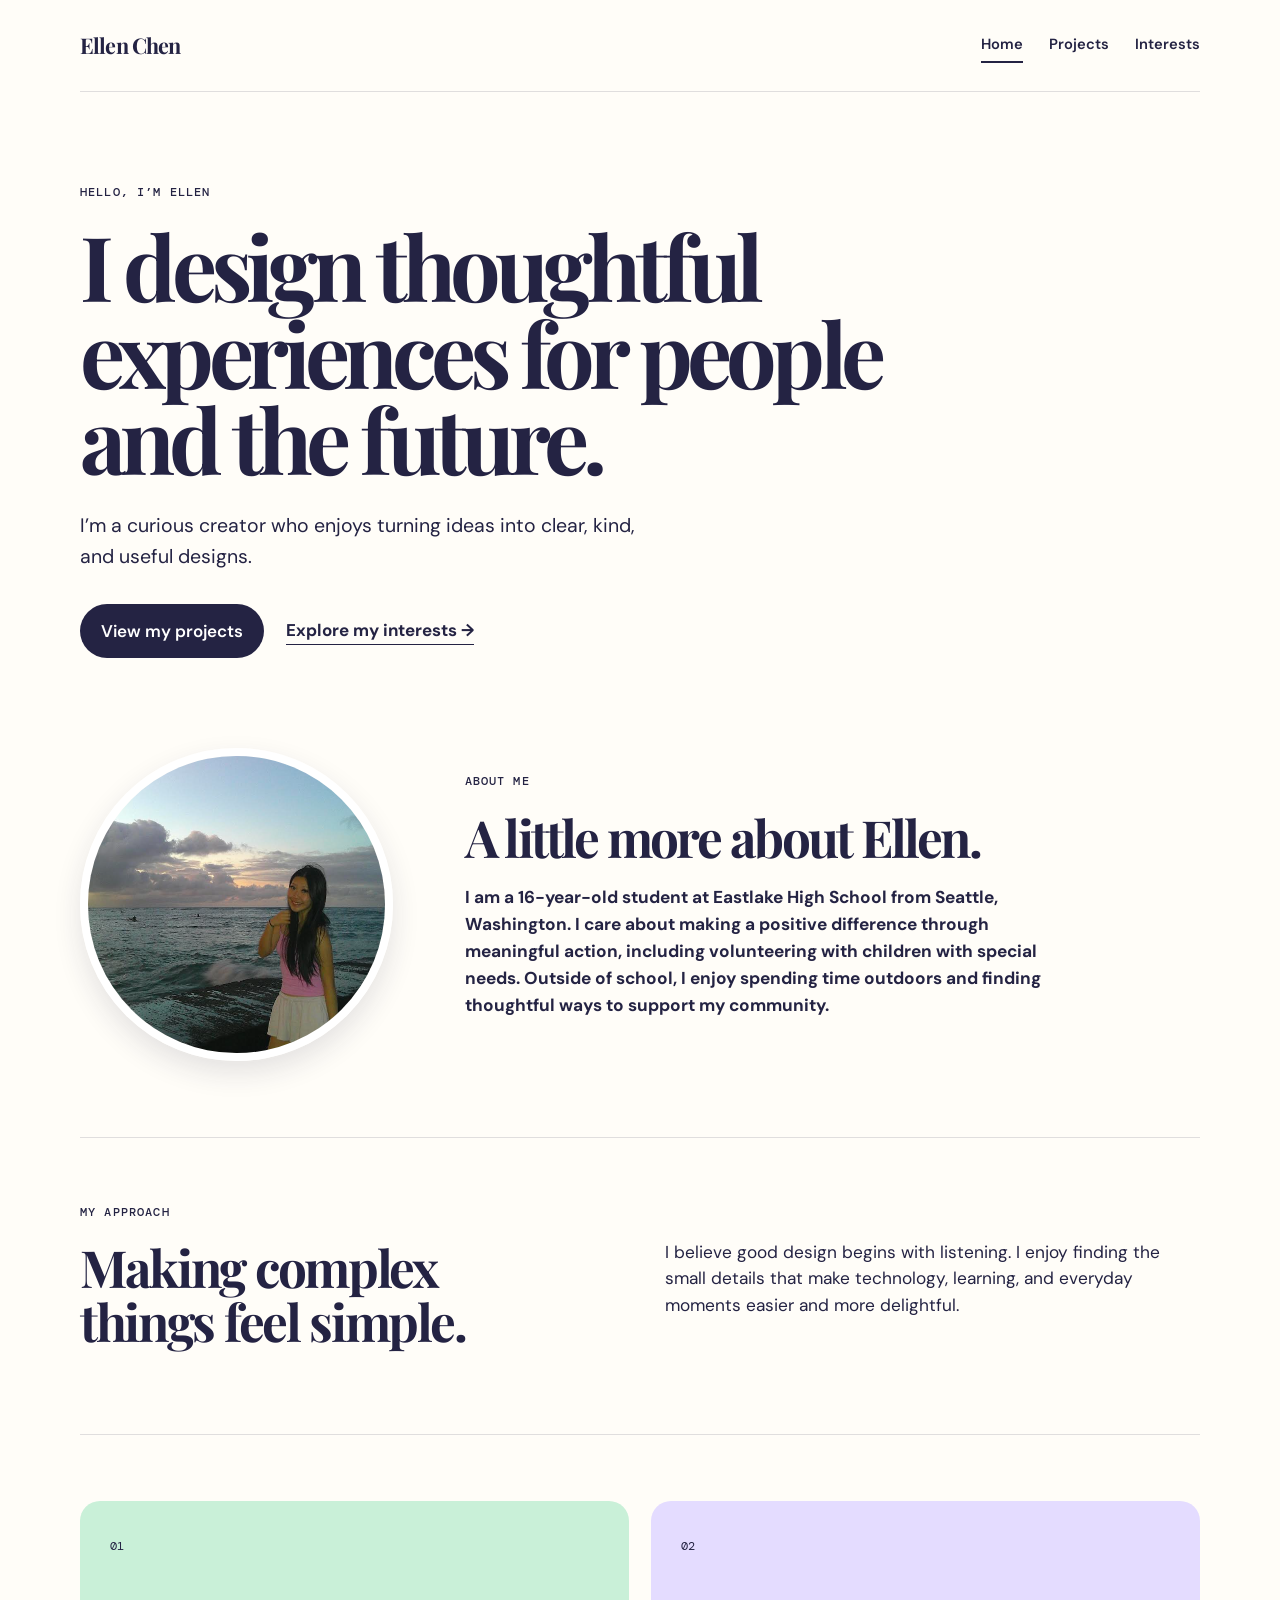
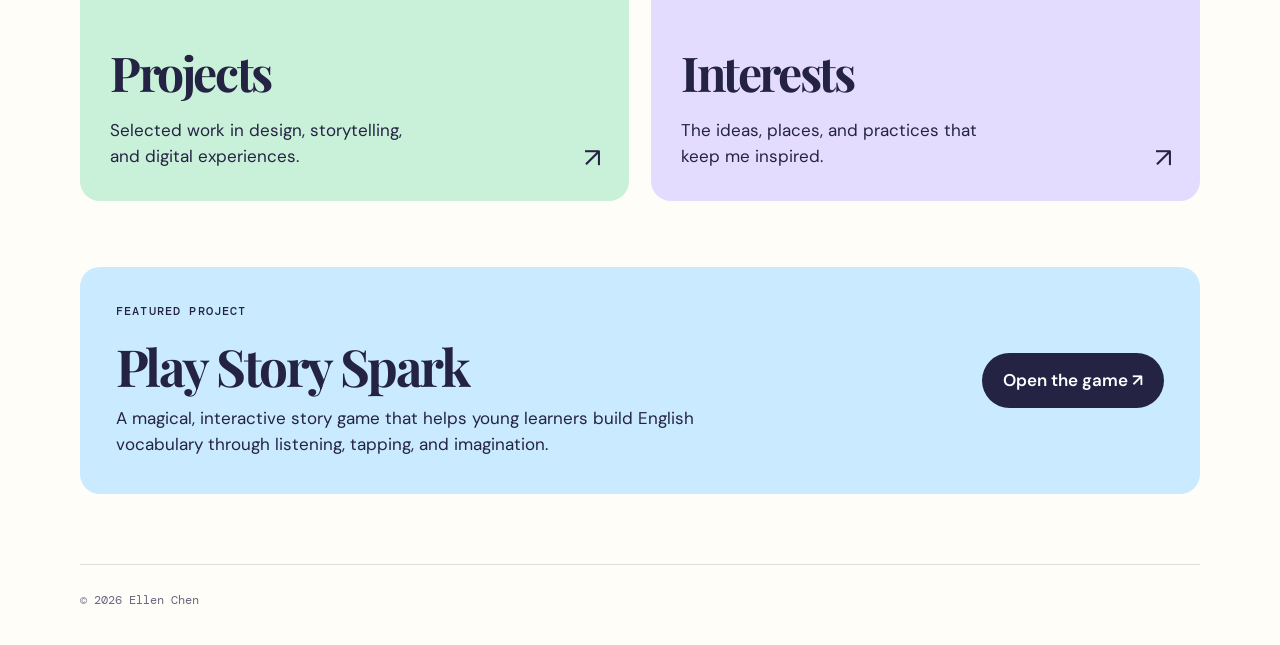
<file: index.html>
<!doctype html>
<html lang="en">
<head>
  <meta charset="utf-8">
  <meta name="viewport" content="width=device-width, initial-scale=1">
  <meta name="description" content="Ellen Chen's personal portfolio website.">
  <title>Ellen Chen — Portfolio</title>
  <link rel="stylesheet" href="styles.css">
</head>
<body>
  <header class="site-header">
    <a class="brand" href="index.html">Ellen Chen</a>
    <nav aria-label="Main navigation">
      <a class="active" href="index.html">Home</a>
      <a href="projects.html">Projects</a>
      <a href="interests.html">Interests</a>
    </nav>
  </header>

  <main>
    <section class="hero">
      <p class="eyebrow">Hello, I’m Ellen</p>
      <h1>I design thoughtful experiences for people and the future.</h1>
      <p class="intro">I’m a curious creator who enjoys turning ideas into clear, kind, and useful designs.</p>
      <div class="hero-actions">
        <a class="button" href="projects.html">View my projects</a>
        <a class="text-link" href="interests.html">Explore my interests <span aria-hidden="true">→</span></a>
      </div>
    </section>

    <section class="about" aria-labelledby="about-title">
      <img class="photo-placeholder" src="assets/ellen-profile.png" alt="Ellen Chen standing by the ocean at sunset">
      <div class="about-copy">
        <p class="section-label">About me</p>
        <h2 id="about-title">A little more about Ellen.</h2>
        <p>I am a 16-year-old student at Eastlake High School from Seattle, Washington. I care about making a positive difference through meaningful action, including volunteering with children with special needs. Outside of school, I enjoy spending time outdoors and finding thoughtful ways to support my community.</p>
      </div>
    </section>

    <section class="statement" aria-labelledby="approach-title">
      <div class="statement-heading">
        <p class="section-label">My approach</p>
        <h2 id="approach-title">Making complex things feel simple.</h2>
      </div>
      <p class="statement-description">I believe good design begins with listening. I enjoy finding the small details that make technology, learning, and everyday moments easier and more delightful.</p>
    </section>

    <section class="feature-grid" aria-label="Portfolio highlights">
      <a class="feature-card mint" href="projects.html">
        <span class="feature-number">01</span>
        <h2>Projects</h2>
        <p>Selected work in design, storytelling, and digital experiences.</p>
        <span class="arrow" aria-hidden="true">↗</span>
      </a>
      <a class="feature-card lilac" href="interests.html">
        <span class="feature-number">02</span>
        <h2>Interests</h2>
        <p>The ideas, places, and practices that keep me inspired.</p>
        <span class="arrow" aria-hidden="true">↗</span>
      </a>
    </section>

    <section class="game-callout" aria-labelledby="game-title">
      <div>
        <p class="section-label">Featured project</p>
        <h2 id="game-title">Play Story Spark</h2>
        <p>A magical, interactive story game that helps young learners build English vocabulary through listening, tapping, and imagination.</p>
      </div>
      <a class="button" href="https://future-designer-2026.github.io/team-04-game/" target="_blank" rel="noopener">Open the game <span aria-hidden="true">↗</span></a>
    </section>
  </main>

  <footer>© 2026 Ellen Chen</footer>
</body>
</html>
</file>
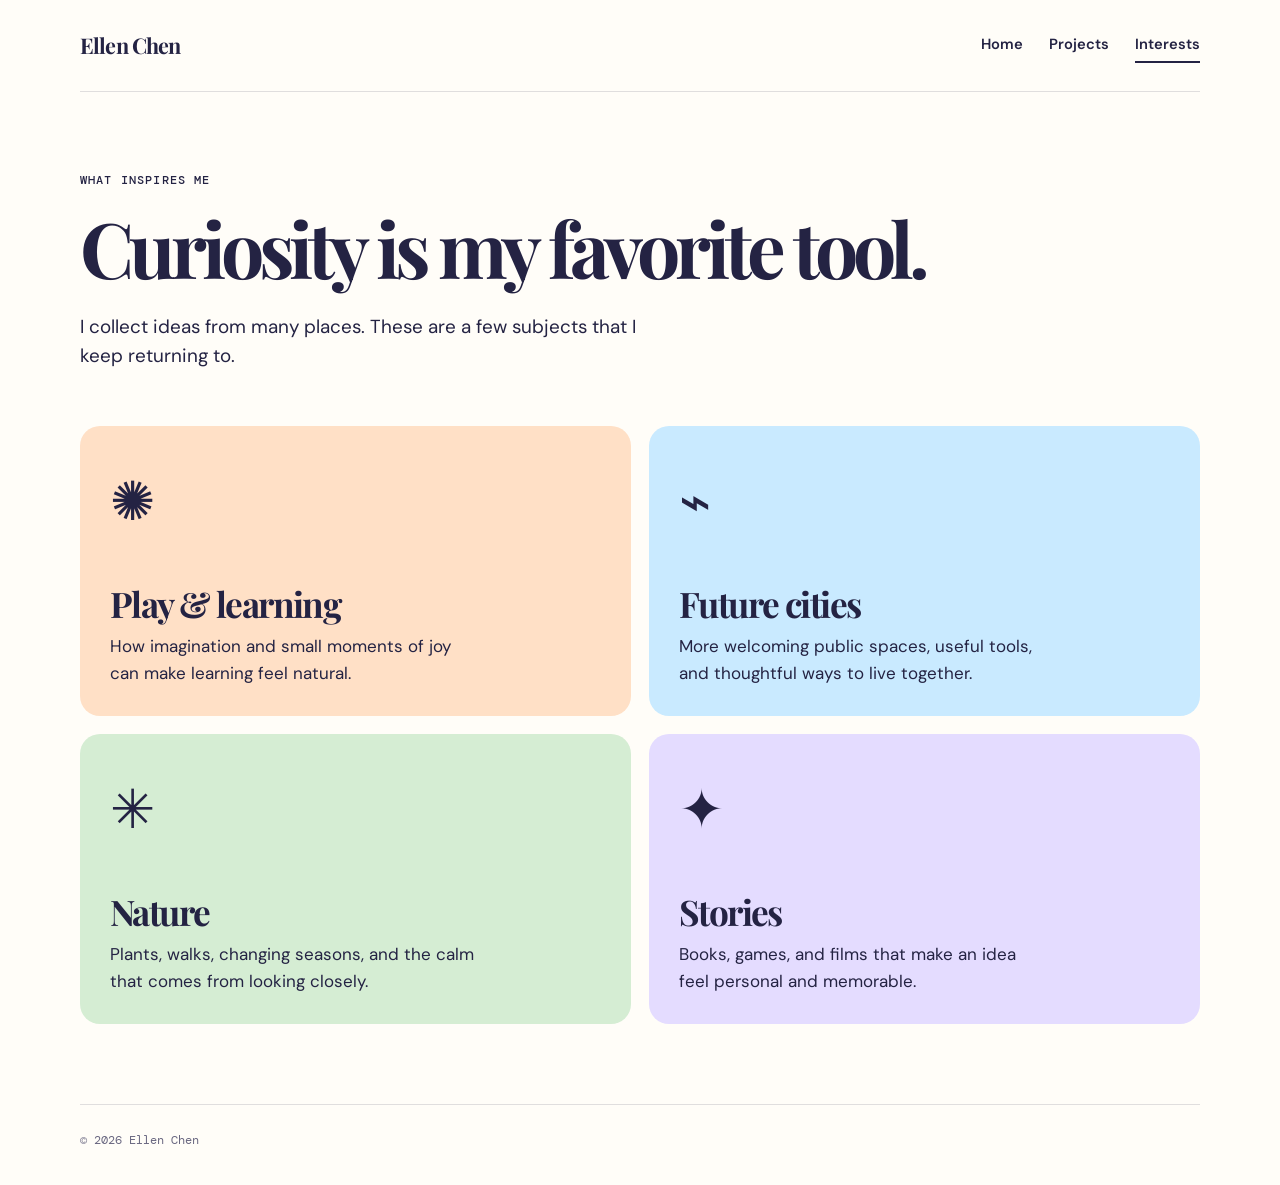
<file: interests.html>
<!doctype html>
<html lang="en">
<head>
  <meta charset="utf-8">
  <meta name="viewport" content="width=device-width, initial-scale=1">
  <meta name="description" content="Interests and inspiration for Ellen Chen.">
  <title>Interests — Ellen Chen</title>
  <link rel="stylesheet" href="styles.css">
</head>
<body>
  <header class="site-header">
    <a class="brand" href="index.html">Ellen Chen</a>
    <nav aria-label="Main navigation">
      <a href="index.html">Home</a>
      <a href="projects.html">Projects</a>
      <a class="active" href="interests.html">Interests</a>
    </nav>
  </header>

  <main class="page-main">
    <p class="eyebrow">What inspires me</p>
    <h1>Curiosity is my favorite tool.</h1>
    <p class="page-intro">I collect ideas from many places. These are a few subjects that I keep returning to.</p>

    <section class="interest-grid" aria-label="Interests">
      <article class="interest-card peach"><span>✺</span><h2>Play & learning</h2><p>How imagination and small moments of joy can make learning feel natural.</p></article>
      <article class="interest-card sky"><span>⌁</span><h2>Future cities</h2><p>More welcoming public spaces, useful tools, and thoughtful ways to live together.</p></article>
      <article class="interest-card sage"><span>✳</span><h2>Nature</h2><p>Plants, walks, changing seasons, and the calm that comes from looking closely.</p></article>
      <article class="interest-card lavender"><span>✦</span><h2>Stories</h2><p>Books, games, and films that make an idea feel personal and memorable.</p></article>
    </section>
  </main>

  <footer>© 2026 Ellen Chen</footer>
</body>
</html>
</file>
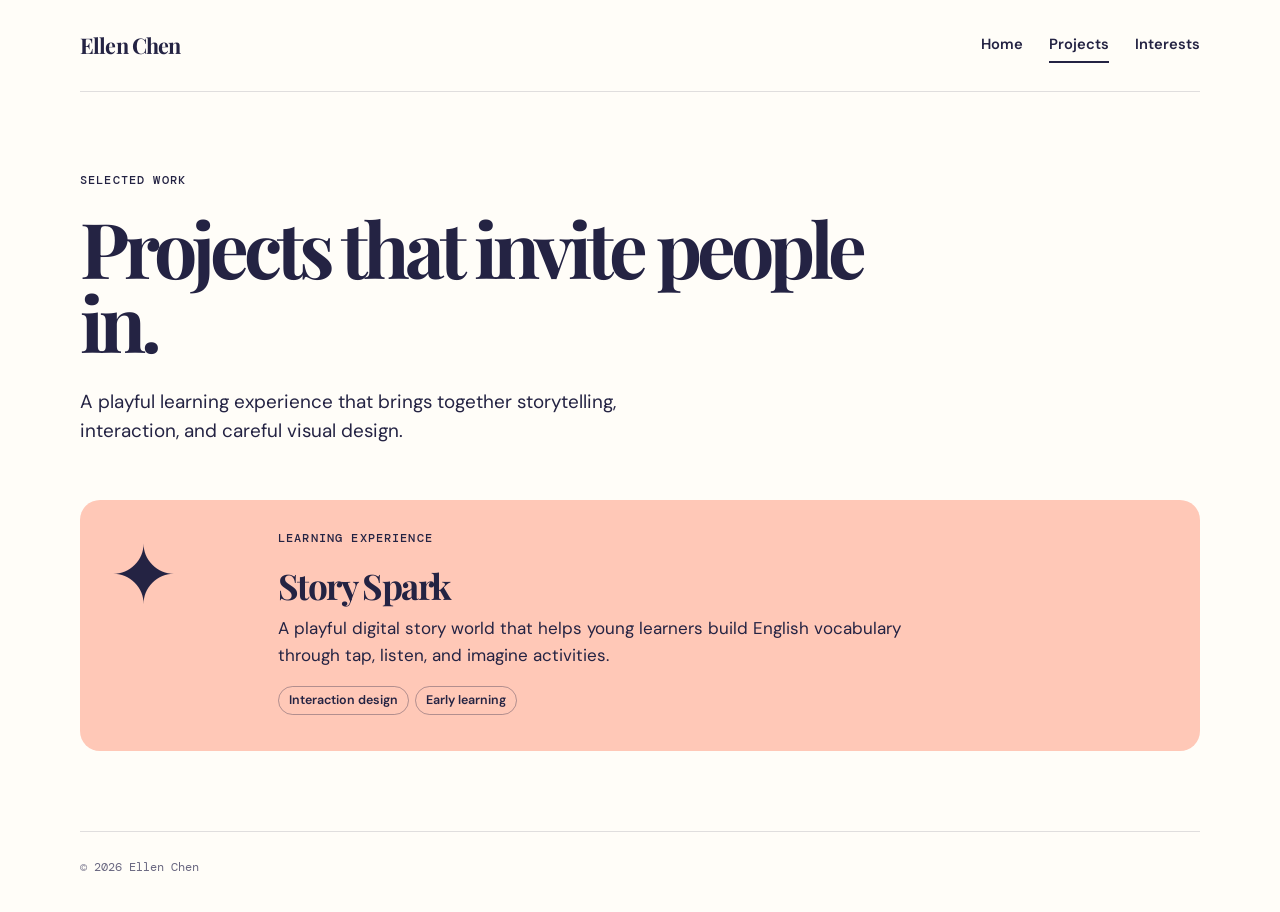
<file: projects.html>
<!doctype html>
<html lang="en">
<head>
  <meta charset="utf-8">
  <meta name="viewport" content="width=device-width, initial-scale=1">
  <meta name="description" content="Selected projects by Ellen Chen.">
  <title>Projects — Ellen Chen</title>
  <link rel="stylesheet" href="styles.css">
</head>
<body>
  <header class="site-header">
    <a class="brand" href="index.html">Ellen Chen</a>
    <nav aria-label="Main navigation">
      <a href="index.html">Home</a>
      <a class="active" href="projects.html">Projects</a>
      <a href="interests.html">Interests</a>
    </nav>
  </header>

  <main class="page-main">
    <p class="eyebrow">Selected work</p>
    <h1>Projects that invite people in.</h1>
    <p class="page-intro">A playful learning experience that brings together storytelling, interaction, and careful visual design.</p>

    <section class="project-list" aria-label="Projects">
      <article class="project-card coral">
        <div class="project-mark">✦</div>
        <div>
          <p class="project-type">Learning experience</p>
          <h2>Story Spark</h2>
          <p>A playful digital story world that helps young learners build English vocabulary through tap, listen, and imagine activities.</p>
          <span class="tag">Interaction design</span><span class="tag">Early learning</span>
        </div>
      </article>
    </section>
  </main>

  <footer>© 2026 Ellen Chen</footer>
</body>
</html>
</file>
<file: styles.css>
@import url('https://fonts.googleapis.com/css2?family=DM+Mono:wght@400;500&family=DM+Sans:opsz,wght@9..40,400;9..40,500;9..40,600;9..40,700&family=Playfair+Display:ital,wght@0,600;0,700;1,600&display=swap');

:root{--ink:#242343;--paper:#fffdf8;--mint:#c9f0d8;--lilac:#e4dcff;--coral:#ffc8b7;--sky:#c9eaff;--yellow:#ffdf80;--line:rgba(36,35,67,.14)}
*{box-sizing:border-box}body{margin:0;background:var(--paper);color:var(--ink);font-family:"DM Sans",sans-serif;font-size:17px;line-height:1.55}a{color:inherit;text-decoration:none}.site-header{width:min(1120px,calc(100% - 48px));margin:0 auto;padding:28px 0;display:flex;align-items:center;justify-content:space-between;border-bottom:1px solid var(--line)}.brand{font-family:"Playfair Display",serif;font-weight:700;font-size:1.35rem;letter-spacing:-.04em}.site-header nav{display:flex;gap:26px;font-size:.92rem;font-weight:600}.site-header nav a{padding:5px 0;border-bottom:2px solid transparent}.site-header nav a:hover,.site-header nav .active{border-color:var(--ink)}main{width:min(1120px,calc(100% - 48px));margin:0 auto}.hero{min-height:500px;padding:92px 0 80px;max-width:870px}.eyebrow,.section-label,.project-type{font-family:"DM Mono",monospace;text-transform:uppercase;letter-spacing:.1em;font-size:.72rem;font-weight:500;margin:0 0 20px}.hero h1,.page-main h1{font-family:"Playfair Display",serif;font-size:clamp(3rem,7vw,6.4rem);line-height:.97;letter-spacing:-.065em;margin:0}.intro{font-size:1.22rem;max-width:570px;margin:29px 0 32px}.hero-actions{display:flex;gap:22px;align-items:center;flex-wrap:wrap}.button{background:var(--ink);color:white;padding:14px 21px;border-radius:99px;font-weight:600}.button:hover{background:#4b4977}.text-link{font-weight:700;border-bottom:1px solid var(--ink)}.statement{border-top:1px solid var(--line);border-bottom:1px solid var(--line);padding:66px 0;display:grid;grid-template-columns:1fr 2fr;gap:50px}.statement h2{font-family:"Playfair Display",serif;font-size:clamp(2rem,4vw,3.4rem);line-height:1.06;letter-spacing:-.045em;margin:0 0 20px}.statement p:last-child{max-width:550px;margin:0;font-size:1.08rem}.feature-grid{display:grid;grid-template-columns:1fr 1fr;gap:22px;padding:66px 0}.feature-card{min-height:300px;padding:30px;border-radius:20px;position:relative;transition:transform .2s}.feature-card:hover{transform:translateY(-5px)}.mint{background:var(--mint)}.lilac{background:var(--lilac)}.feature-number{font-family:"DM Mono",monospace;font-size:.78rem}.feature-card h2{font-family:"Playfair Display",serif;font-size:3rem;letter-spacing:-.05em;margin:78px 0 7px}.feature-card p{max-width:310px;margin:0}.arrow{position:absolute;right:28px;bottom:22px;font-size:1.7rem}.page-main{padding:80px 0}.page-main h1{font-size:clamp(3rem,6vw,5.6rem);max-width:850px}.page-intro{font-size:1.18rem;max-width:600px;margin:28px 0 55px}.project-list{display:grid;gap:18px}.project-card{display:grid;grid-template-columns:140px 1fr;gap:28px;padding:30px;border-radius:20px}.project-card h2,.interest-card h2{font-family:"Playfair Display",serif;letter-spacing:-.045em;font-size:2.2rem;line-height:1;margin:0 0 12px}.project-card p:not(.project-type){max-width:670px;margin:0 0 17px}.project-mark{font-family:"Playfair Display",serif;font-size:5rem;line-height:1}.coral{background:var(--coral)}.blue{background:var(--sky)}.yellow{background:var(--yellow)}.tag{display:inline-block;border:1px solid rgba(36,35,67,.35);border-radius:99px;padding:4px 10px;margin:0 6px 6px 0;font-size:.78rem;font-weight:600}.interest-grid{display:grid;grid-template-columns:repeat(2,1fr);gap:18px}.interest-card{min-height:250px;padding:30px;border-radius:20px}.interest-card span{display:block;font-family:"Playfair Display",serif;font-size:3.4rem;margin-bottom:46px}.interest-card p{margin:0;max-width:370px}.peach{background:#ffe0c6}.sky{background:var(--sky)}.sage{background:#d5edd3}.lavender{background:var(--lilac)}footer{width:min(1120px,calc(100% - 48px));margin:0 auto;padding:26px 0 36px;border-top:1px solid var(--line);font-family:"DM Mono",monospace;font-size:.73rem;color:#696780}
.about{display:grid;grid-template-columns:minmax(220px,.85fr) 2fr;gap:72px;align-items:center;padding:10px 0 76px}.photo-placeholder{width:100%;aspect-ratio:1/1;border-radius:50%;object-fit:cover;object-position:center 55%;border:8px solid white;box-shadow:0 12px 28px rgba(36,35,67,.12)}.about-copy h2{font-family:"Playfair Display",serif;font-size:clamp(2.2rem,4vw,3.8rem);line-height:1.04;letter-spacing:-.05em;margin:0 0 20px}.about-copy p:not(.section-label){font-size:1.08rem;max-width:600px}.about-copy p:last-child{font-weight:700}
.game-callout{display:flex;align-items:center;justify-content:space-between;gap:28px;margin:0 0 70px;padding:36px;border-radius:20px;background:var(--sky)}.game-callout h2{font-family:"Playfair Display",serif;font-size:clamp(2.1rem,4vw,3.4rem);line-height:1;letter-spacing:-.05em;margin:0 0 13px}.game-callout p:not(.section-label){max-width:620px;margin:0}
@media(max-width:680px){.site-header{width:min(100% - 32px,1120px);padding:19px 0}.site-header nav{gap:15px;font-size:.8rem}main,footer{width:min(100% - 32px,1120px)}.hero{min-height:auto;padding:72px 0}.about{grid-template-columns:1fr;gap:30px;padding-bottom:54px}.photo-placeholder{width:min(250px,72vw);justify-self:center}.statement{grid-template-columns:1fr;gap:12px;padding:48px 0}.feature-grid,.interest-grid{grid-template-columns:1fr;padding:48px 0}.game-callout{display:block;margin-bottom:48px;padding:27px}.game-callout .button{display:inline-block;margin-top:22px}.project-card{grid-template-columns:1fr;gap:15px}.project-mark{font-size:3.8rem}.page-main{padding:60px 0}.feature-card h2{margin-top:58px}}

/* Keep the bold approach statement on the left and its description on the right. */
.statement{grid-template-columns:minmax(0,1fr) minmax(0,1fr);align-items:start}
.statement-heading{max-width:460px}
.statement-heading .section-label{margin-bottom:18px}
.statement h2{text-align:left}
.statement-description{max-width:550px;margin:0;padding-top:35px;font-size:1.08rem}
@media(max-width:680px){.statement{grid-template-columns:1fr}.statement-description{padding-top:0}}
</file>
